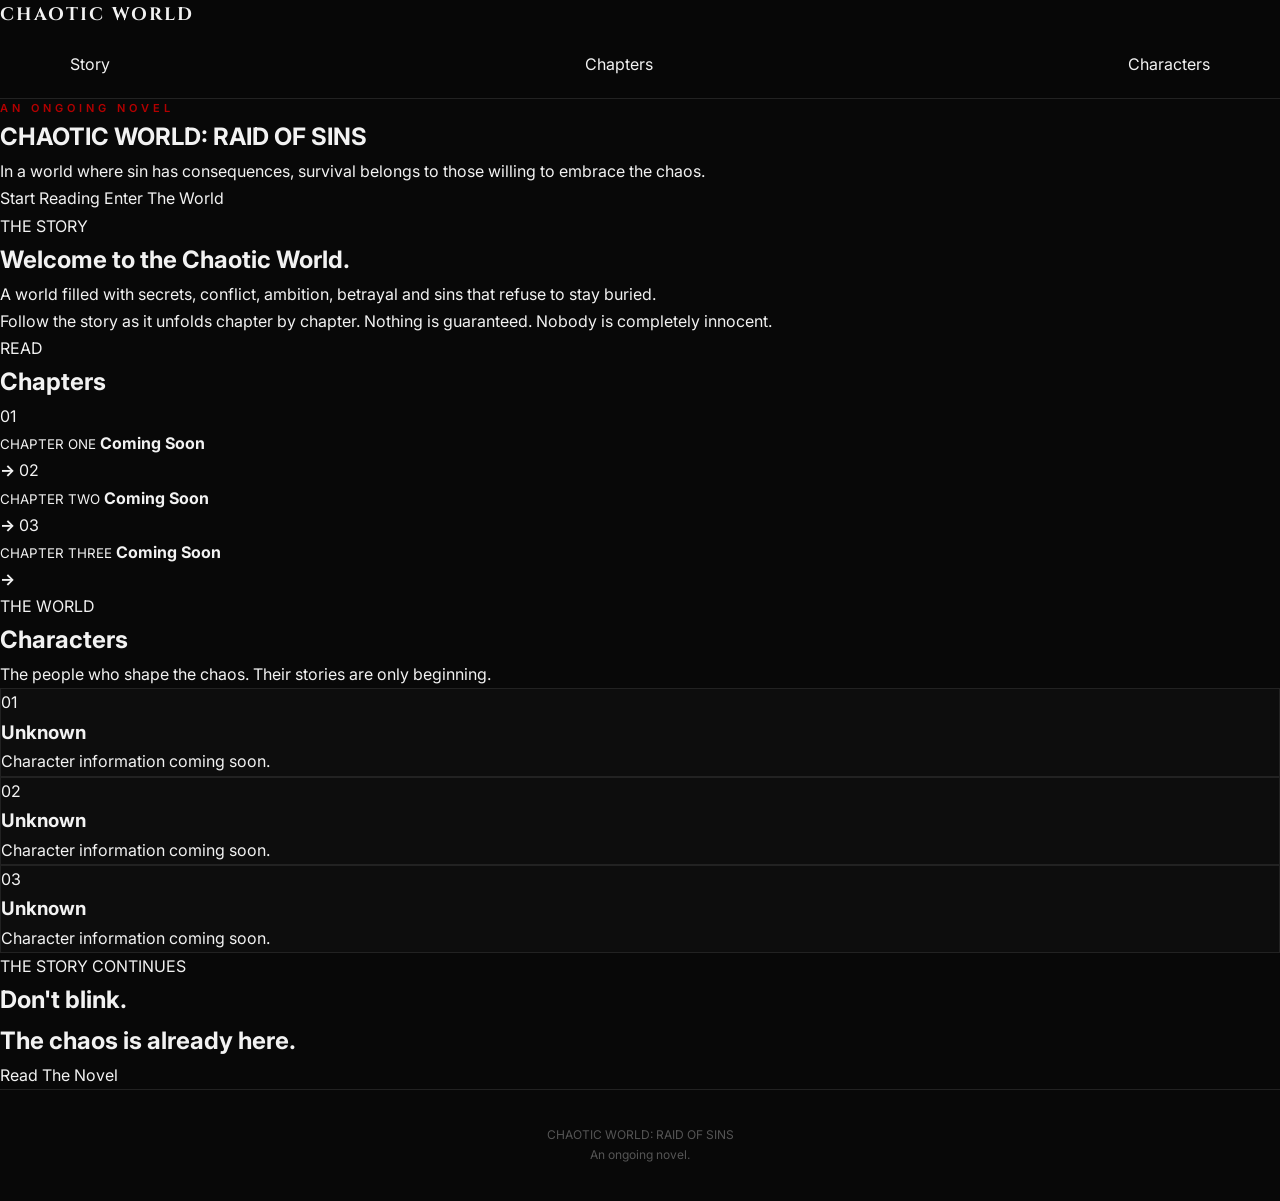
<file: Index.html>
<!DOCTYPE html>
<html lang="en">
<head>
    <meta charset="UTF-8">
    <meta name="viewport" content="width=device-width, initial-scale=1.0">

    <title>Chaotic World: Raid Of Sins</title>

    <meta name="description"
          content="Enter the chaotic world of Raid Of Sins. Read the ongoing novel and discover its characters, secrets and world.">

    <link rel="stylesheet" href="style.css">
</head>

<body>

    <header class="navbar">
        <div class="logo">CHAOTIC WORLD</div>

        <nav>
            <a href="#story">Story</a>
            <a href="#chapters">Chapters</a>
            <a href="#characters">Characters</a>
        </nav>
    </header>


    <main>

        <!-- HERO -->

        <section class="hero">

            <div class="hero-content">

                <p class="eyebrow">
                    AN ONGOING NOVEL
                </p>

                <h1>
                    CHAOTIC WORLD:
                    <span>RAID OF SINS</span>
                </h1>

                <p class="intro">
                    In a world where sin has consequences,
                    survival belongs to those willing to embrace the chaos.
                </p>

                <div class="buttons">
                    <a href="#chapters" class="button primary">
                        Start Reading
                    </a>

                    <a href="#story" class="button secondary">
                        Enter The World
                    </a>
                </div>

            </div>

        </section>


        <!-- STORY -->

        <section id="story" class="section">

            <p class="label">THE STORY</p>

            <h2>Welcome to the Chaotic World.</h2>

            <p class="text">
                A world filled with secrets, conflict, ambition,
                betrayal and sins that refuse to stay buried.
            </p>

            <p class="text">
                Follow the story as it unfolds chapter by chapter.
                Nothing is guaranteed. Nobody is completely innocent.
            </p>

        </section>


        <!-- CHAPTERS -->

        <section id="chapters" class="section chapters">

            <p class="label">READ</p>

            <h2>Chapters</h2>

            <div class="chapter-list">

                <a href="#" class="chapter">
                    <span>01</span>
                    <div>
                        <small>CHAPTER ONE</small>
                        <strong>Coming Soon</strong>
                    </div>
                    <b>→</b>
                </a>

                <a href="#" class="chapter">
                    <span>02</span>
                    <div>
                        <small>CHAPTER TWO</small>
                        <strong>Coming Soon</strong>
                    </div>
                    <b>→</b>
                </a>

                <a href="#" class="chapter">
                    <span>03</span>
                    <div>
                        <small>CHAPTER THREE</small>
                        <strong>Coming Soon</strong>
                    </div>
                    <b>→</b>
                </a>

            </div>

        </section>


        <!-- CHARACTERS -->

        <section id="characters" class="section">

            <p class="label">THE WORLD</p>

            <h2>Characters</h2>

            <p class="text">
                The people who shape the chaos.
                Their stories are only beginning.
            </p>

            <div class="character-grid">

                <div class="character-card">
                    <div class="character-number">01</div>
                    <h3>Unknown</h3>
                    <p>Character information coming soon.</p>
                </div>

                <div class="character-card">
                    <div class="character-number">02</div>
                    <h3>Unknown</h3>
                    <p>Character information coming soon.</p>
                </div>

                <div class="character-card">
                    <div class="character-number">03</div>
                    <h3>Unknown</h3>
                    <p>Character information coming soon.</p>
                </div>

            </div>

        </section>


        <!-- CTA -->

        <section class="final">

            <p class="label">THE STORY CONTINUES</p>

            <h2>
                Don't blink.
                <br>
                The chaos is already here.
            </h2>

            <a href="#chapters" class="button primary">
                Read The Novel
            </a>

        </section>

    </main>


    <footer>

        <div>CHAOTIC WORLD: RAID OF SINS</div>

        <p>
            An ongoing novel.
        </p>

    </footer>

</body>
  </html>
</file>
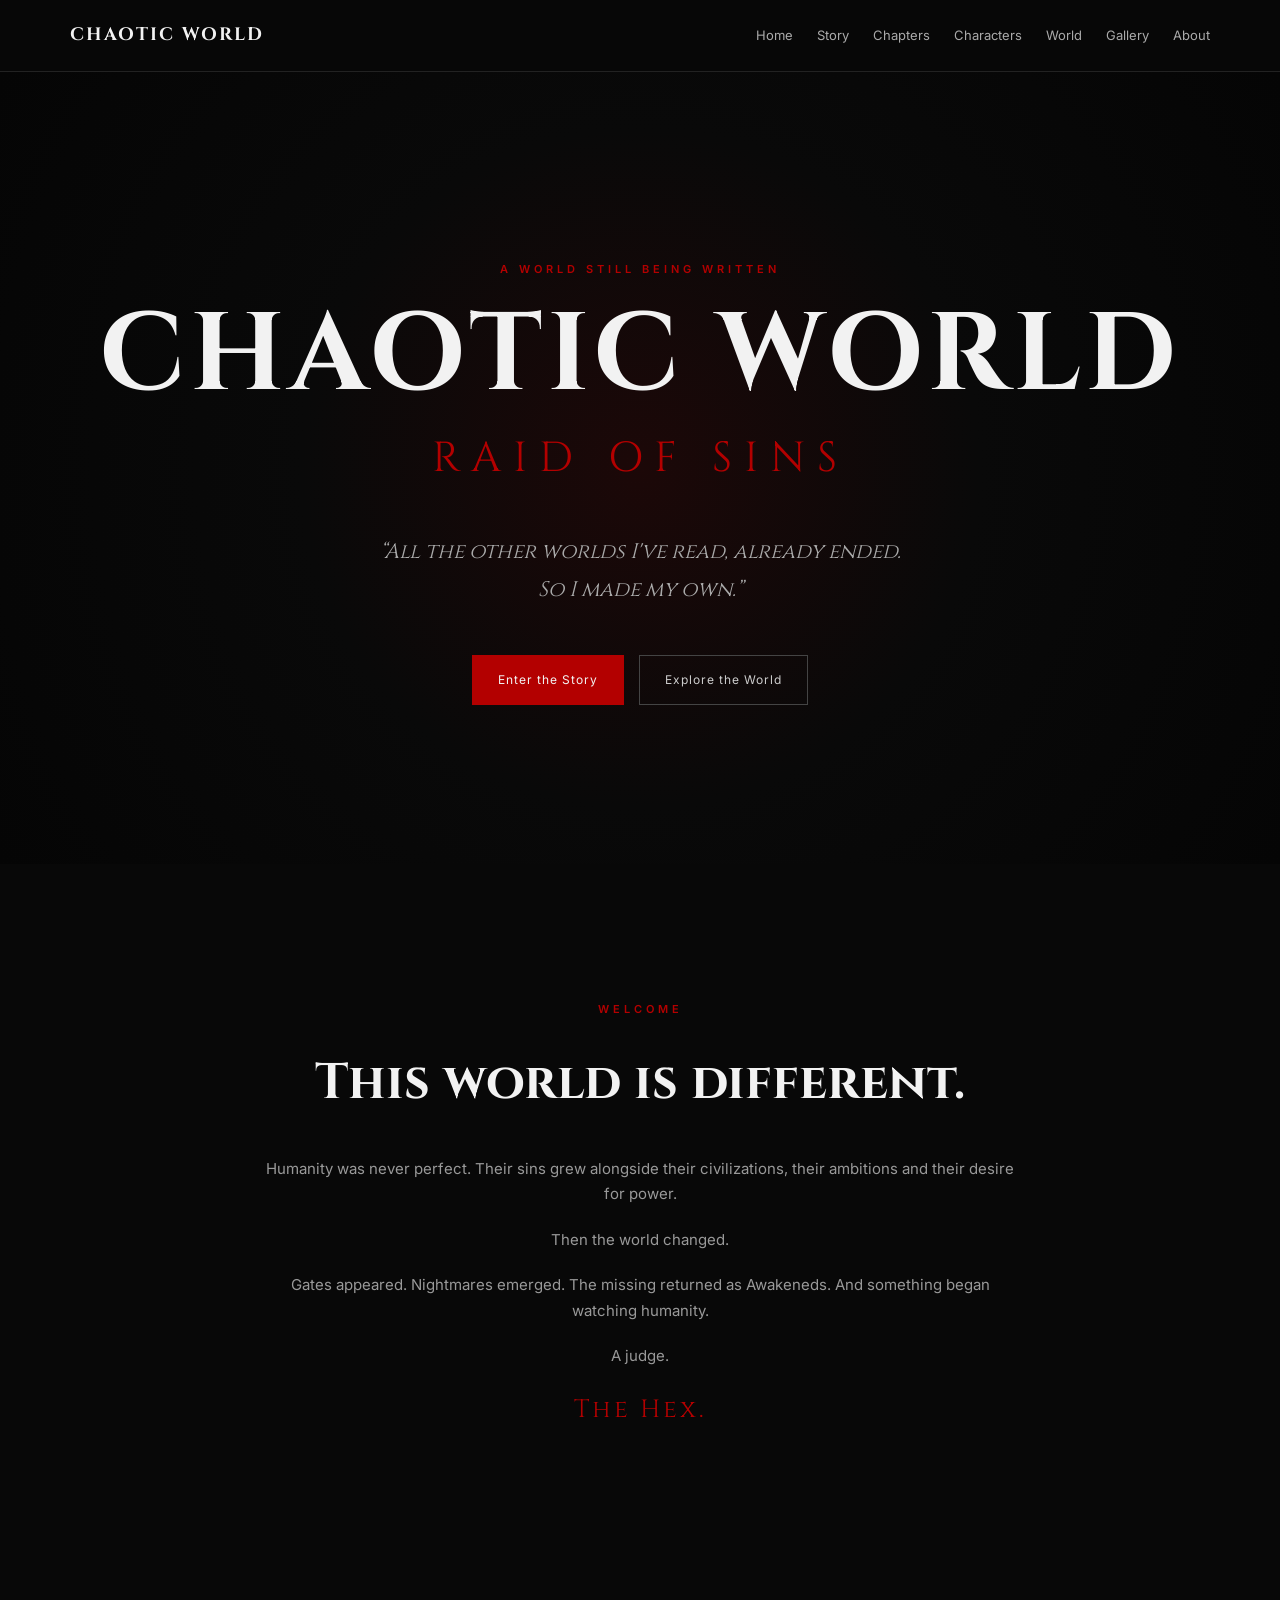
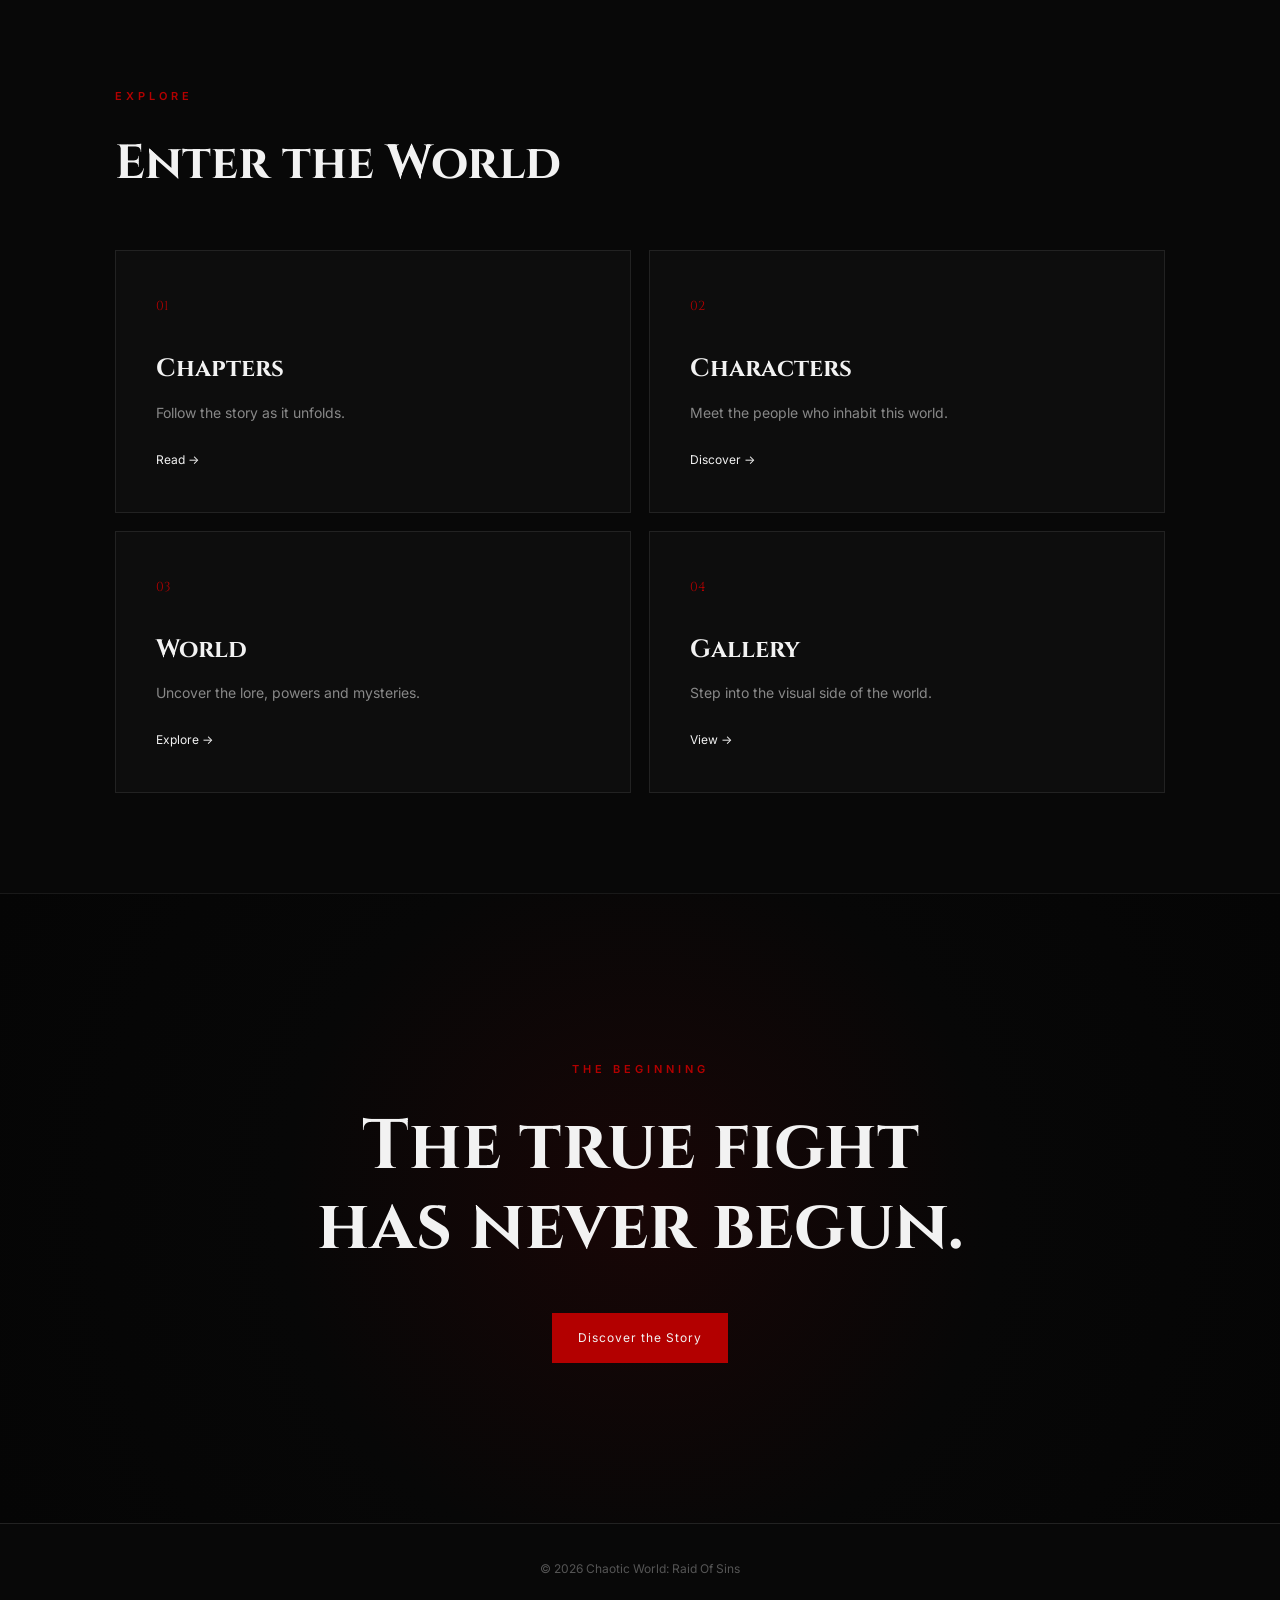
<file: index.html>
<!DOCTYPE html>
<html lang="en">
<head>
    <meta charset="UTF-8">
    <meta name="viewport" content="width=device-width, initial-scale=1.0">

    <title>Chaotic World: Raid Of Sins</title>

    <meta name="description" content="All the other worlds I've read, already ended. So I made my own. Enter Chaotic World: Raid Of Sins — a world of sin, judgment, chaos, survival and the unknown.">

    <link rel="stylesheet" href="style.css">
</head>

<body>

    <header>
        <nav>

            <a href="index.html" class="logo">
                CHAOTIC WORLD
            </a>

            <div class="nav-links">
                <a href="index.html">Home</a>
                <a href="story.html">Story</a>
                <a href="chapters.html">Chapters</a>
                <a href="characters.html">Characters</a>
                <a href="world.html">World</a>
                <a href="gallery.html">Gallery</a>
                <a href="about.html">About</a>
            </div>

        </nav>
    </header>


    <main>

        <!-- HERO -->

        <section class="home-hero">

            <span class="eyebrow">
                A WORLD STILL BEING WRITTEN
            </span>

            <h1>
                CHAOTIC WORLD
            </h1>

            <h2>
                RAID OF SINS
            </h2>

            <p class="hero-quote">
                “All the other worlds I've read, already ended.<br>
                So I made my own.”
            </p>

            <div class="hero-buttons">

                <a href="chapters.html" class="primary-button">
                    Enter the Story
                </a>

                <a href="world.html" class="secondary-button">
                    Explore the World
                </a>

            </div>

        </section>


        <!-- INTRODUCTION -->

        <section class="home-intro">

            <span class="eyebrow">
                WELCOME
            </span>

            <h2>
                This world is different.
            </h2>

            <p>
                Humanity was never perfect.
                Their sins grew alongside their civilizations,
                their ambitions and their desire for power.
            </p>

            <p>
                Then the world changed.
            </p>

            <p>
                Gates appeared.
                Nightmares emerged.
                The missing returned as Awakeneds.
                And something began watching humanity.
            </p>

            <p>
                A judge.
            </p>

            <p class="red-text">
                The Hex.
            </p>

        </section>


        <!-- EXPLORE -->

        <section class="home-explore">

            <div class="section-heading">

                <span class="eyebrow">
                    EXPLORE
                </span>

                <h2>
                    Enter the World
                </h2>

            </div>


            <div class="explore-grid">

                <a href="chapters.html" class="explore-card">

                    <span>01</span>

                    <h3>
                        Chapters
                    </h3>

                    <p>
                        Follow the story as it unfolds.
                    </p>

                    <strong>
                        Read →
                    </strong>

                </a>


                <a href="characters.html" class="explore-card">

                    <span>02</span>

                    <h3>
                        Characters
                    </h3>

                    <p>
                        Meet the people who inhabit this world.
                    </p>

                    <strong>
                        Discover →
                    </strong>

                </a>


                <a href="world.html" class="explore-card">

                    <span>03</span>

                    <h3>
                        World
                    </h3>

                    <p>
                        Uncover the lore, powers and mysteries.
                    </p>

                    <strong>
                        Explore →
                    </strong>

                </a>


                <a href="gallery.html" class="explore-card">

                    <span>04</span>

                    <h3>
                        Gallery
                    </h3>

                    <p>
                        Step into the visual side of the world.
                    </p>

                    <strong>
                        View →
                    </strong>

                </a>

            </div>

        </section>


        <!-- FINAL STATEMENT -->

        <section class="home-final">

            <span class="eyebrow">
                THE BEGINNING
            </span>

            <h2>
                The true fight<br>
                has never begun.
            </h2>

            <a href="story.html" class="primary-button">
                Discover the Story
            </a>

        </section>

    </main>


    <footer>

        <p>
            © 2026 Chaotic World: Raid Of Sins
        </p>

    </footer>

</body>
</html>
</file>
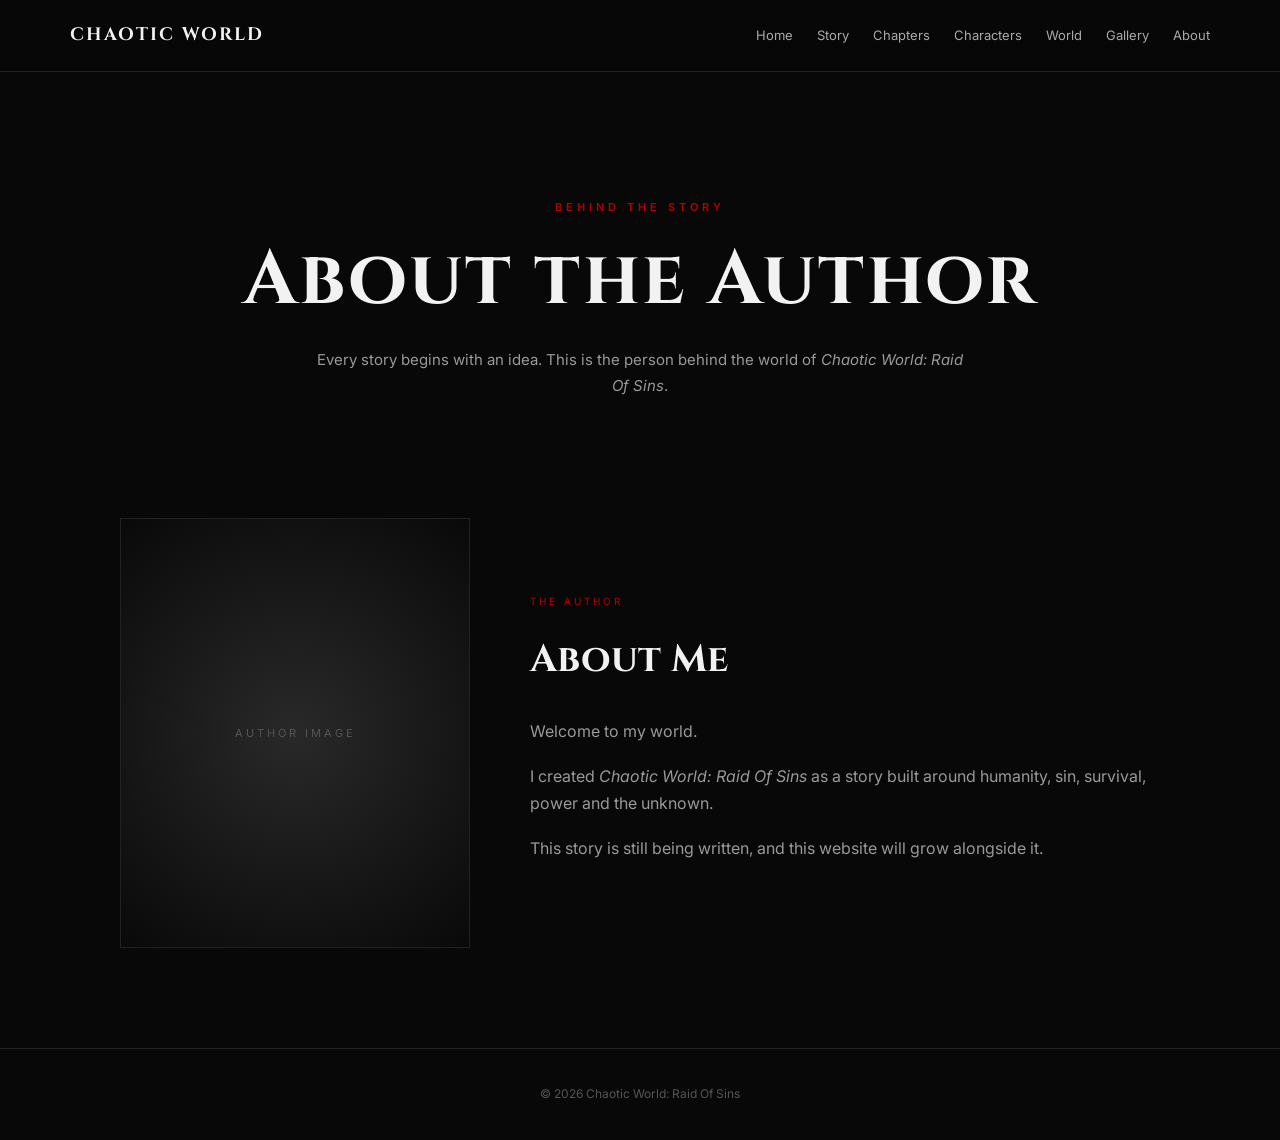
<file: about.html>
<!DOCTYPE html>
<html lang="en">
<head>
    <meta charset="UTF-8">
    <meta name="viewport" content="width=device-width, initial-scale=1.0">

    <title>About the Author | Chaotic World: Raid Of Sins</title>

    <link rel="stylesheet" href="style.css">
</head>

<body>

    <header>
        <nav>
            <a href="index.html" class="logo">CHAOTIC WORLD</a>

            <div class="nav-links">
                <a href="index.html">Home</a>
                <a href="story.html">Story</a>
                <a href="chapters.html">Chapters</a>
                <a href="characters.html">Characters</a>
                <a href="world.html">World</a>
                <a href="gallery.html">Gallery</a>
                <a href="about.html">About</a>
            </div>
        </nav>
    </header>


    <main>

        <section class="page-hero">
            <span class="eyebrow">BEHIND THE STORY</span>

            <h1>About the Author</h1>

            <p>
                Every story begins with an idea.
                This is the person behind the world of
                <em>Chaotic World: Raid Of Sins</em>.
            </p>
        </section>


        <section class="author-section">

            <div class="author-image">
                <span>AUTHOR IMAGE</span>
            </div>

            <div class="author-content">

                <span class="story-label">THE AUTHOR</span>

                <h2>About Me</h2>

                <p>
                    Welcome to my world.
                </p>

                <p>
                    I created <em>Chaotic World: Raid Of Sins</em>
                    as a story built around humanity, sin, survival,
                    power and the unknown.
                </p>

                <p>
                    This story is still being written, and this website
                    will grow alongside it.
                </p>

            </div>

        </section>

    </main>


    <footer>
        <p>© 2026 Chaotic World: Raid Of Sins</p>
    </footer>

</body>
                  </html>
</file>
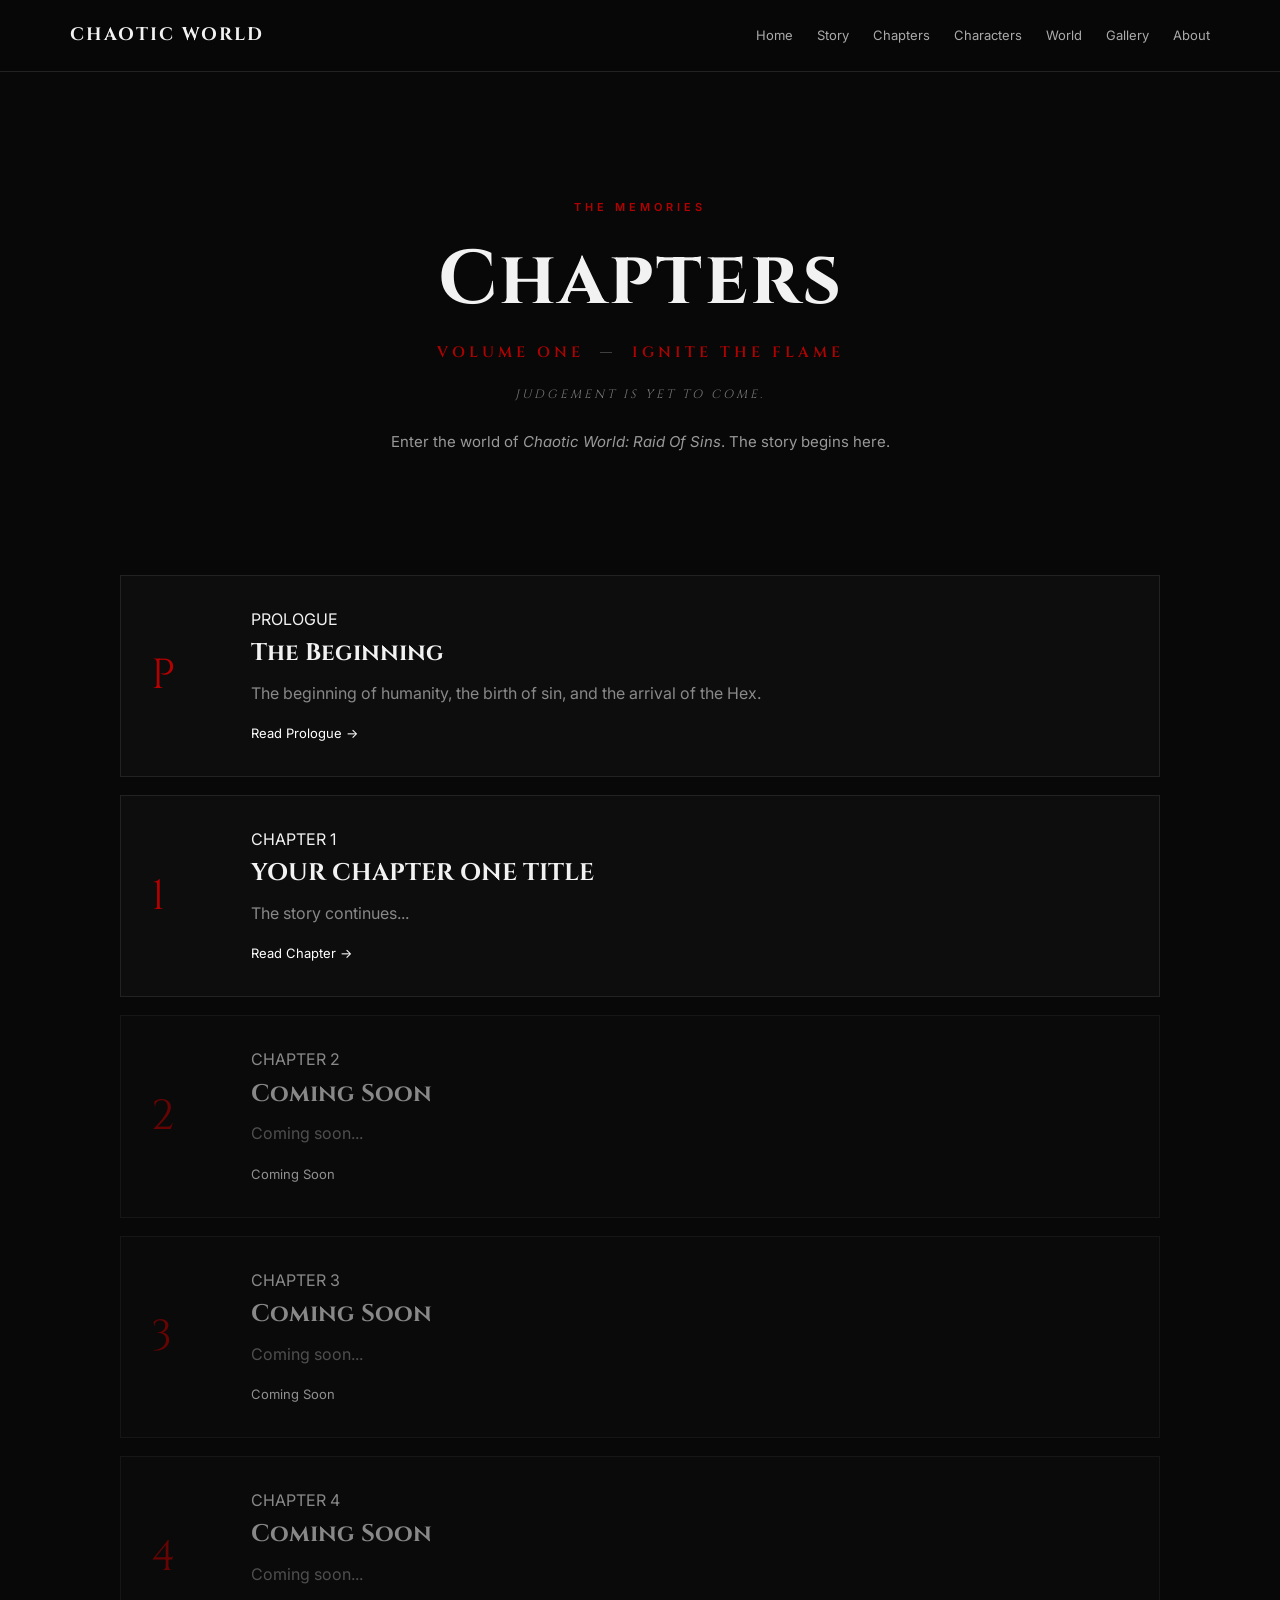
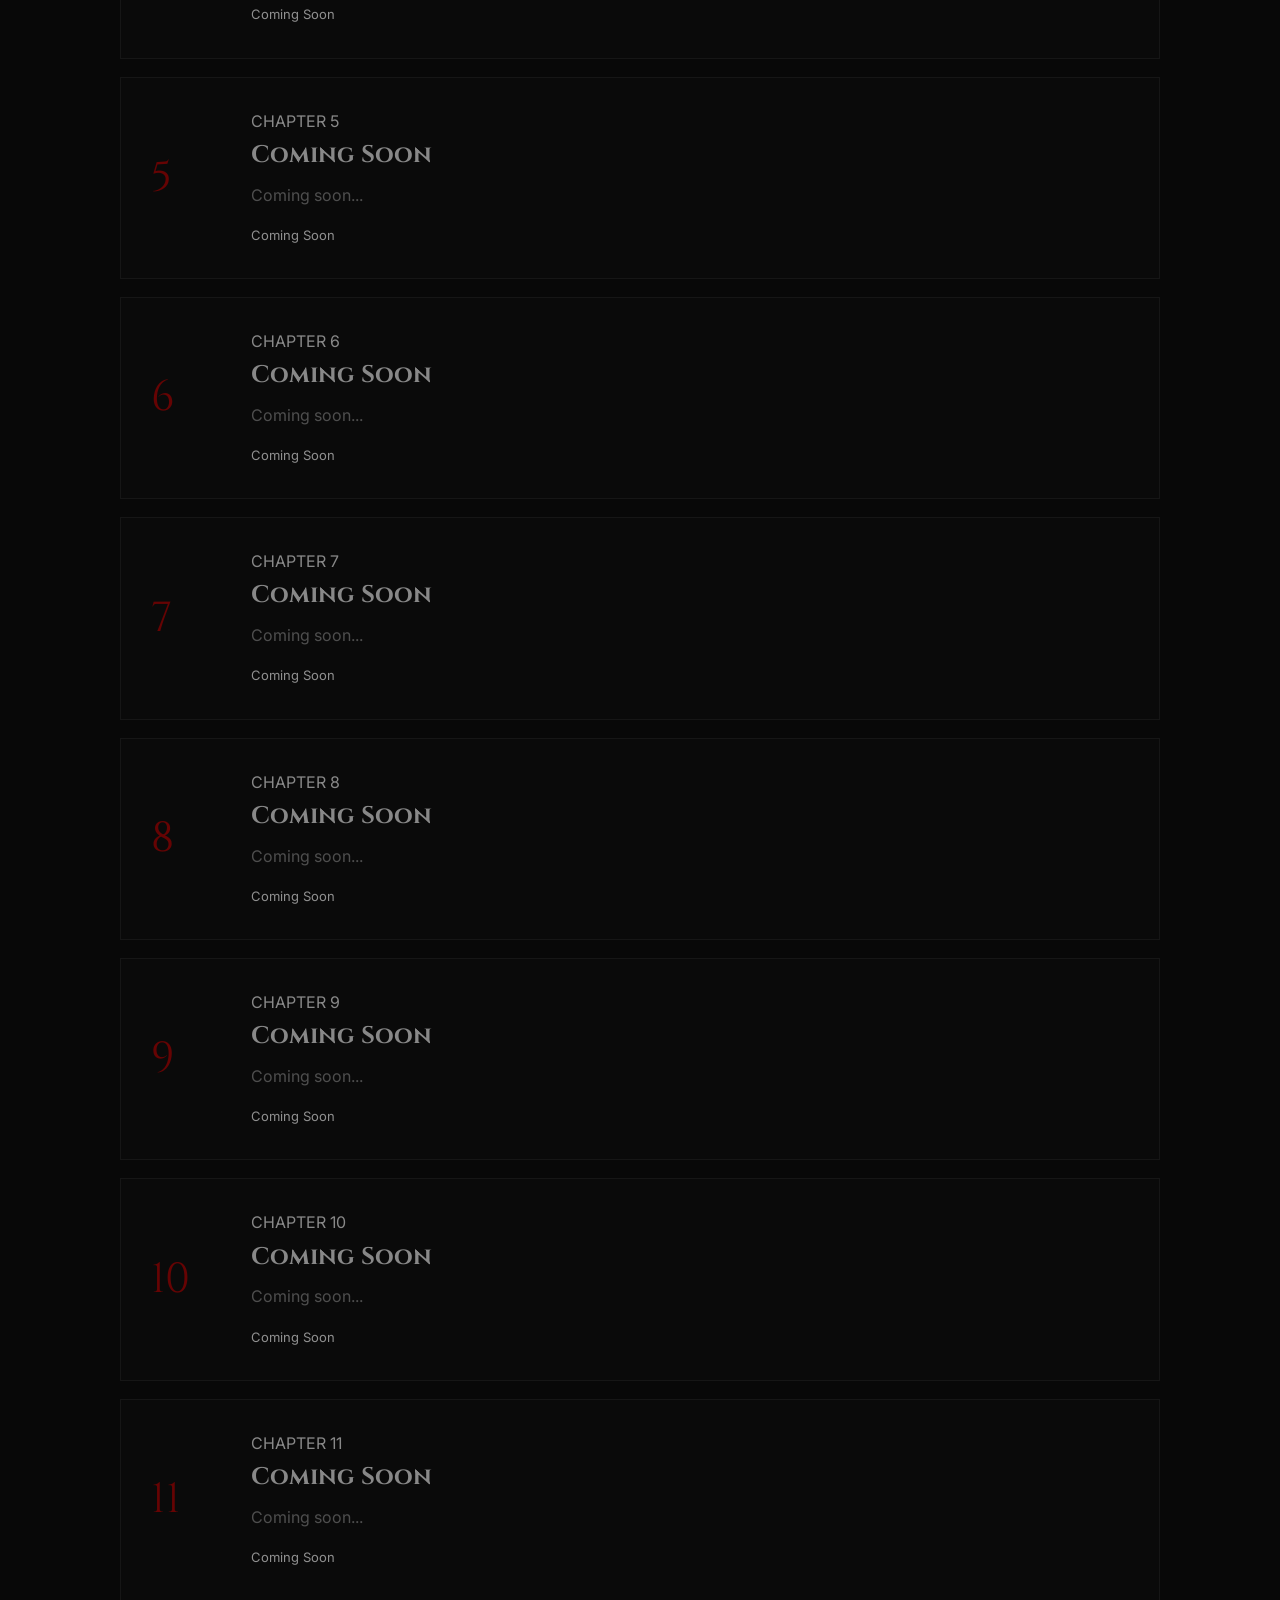
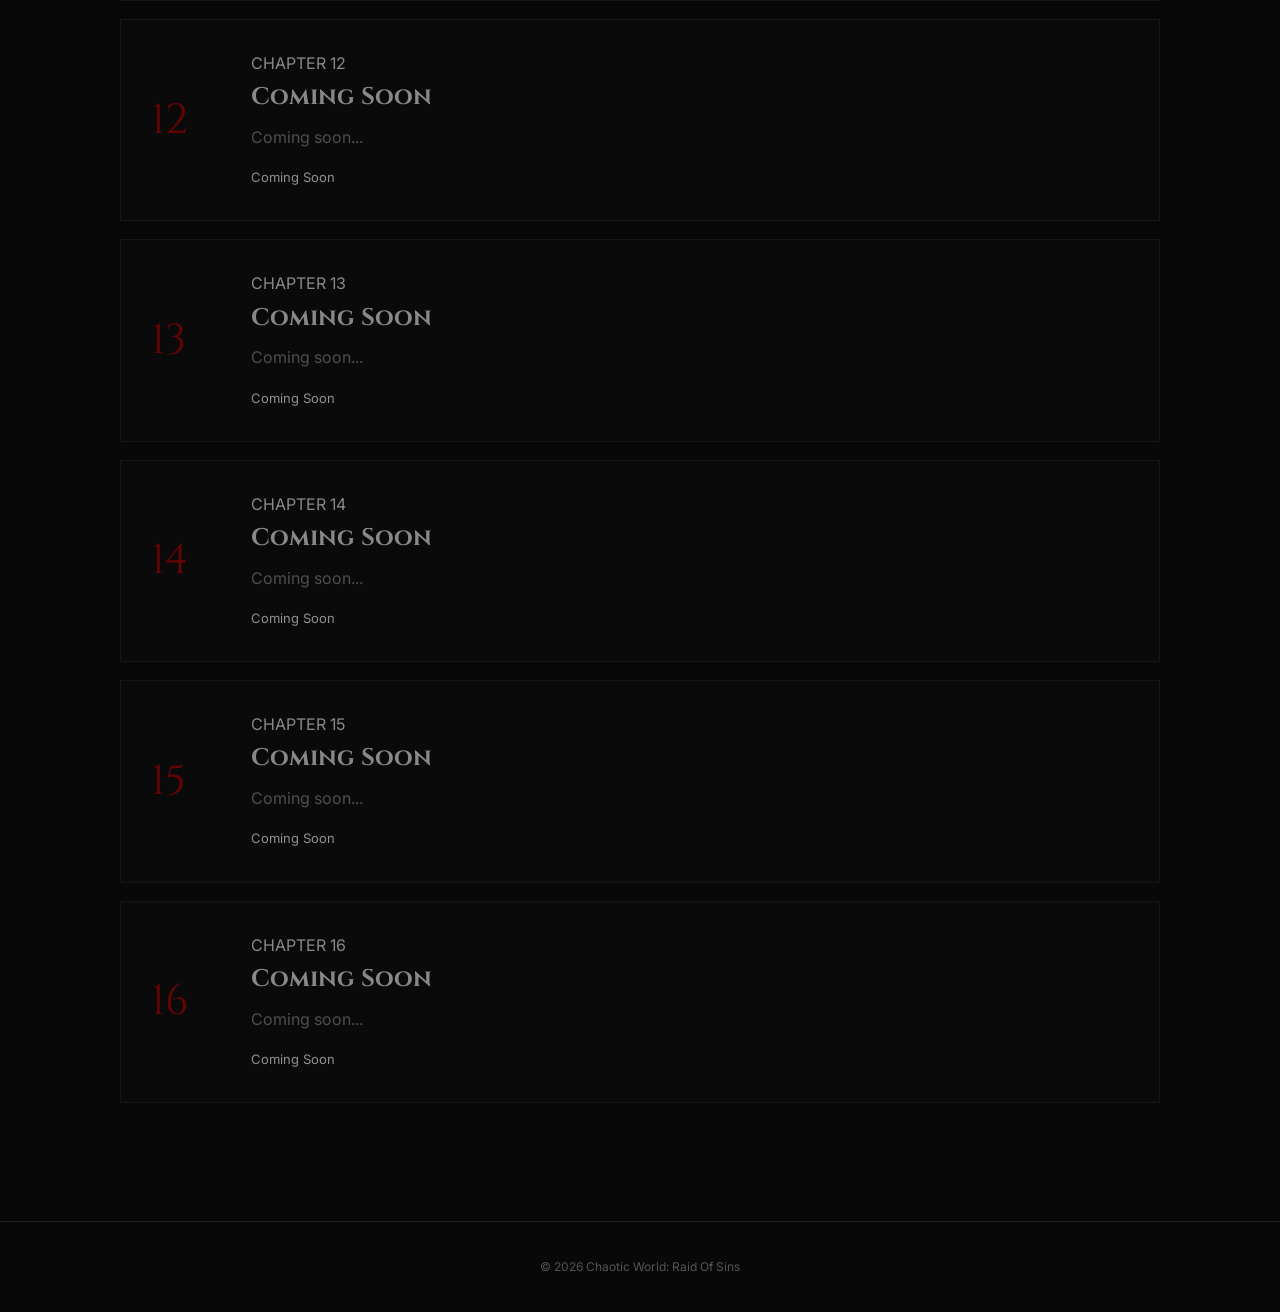
<file: chapters.html>
<!DOCTYPE html>
<html lang="en">

<head>

    <meta charset="UTF-8">

    <meta name="viewport" content="width=device-width, initial-scale=1.0">

    <title>Chapters | Chaotic World: Raid Of Sins</title>

    <meta name="description" content="Read Chaotic World: Raid Of Sins, beginning with the Prologue and continuing through the chapters.">

    <link rel="stylesheet" href="style.css">

</head>


<body>


    <header>

        <nav>

            <a href="index.html" class="logo">
                CHAOTIC WORLD
            </a>


            <div class="nav-links">

                <a href="index.html">Home</a>

                <a href="story.html">Story</a>

                <a href="chapters.html">Chapters</a>

                <a href="characters.html">Characters</a>

                <a href="world.html">World</a>

                <a href="gallery.html">Gallery</a>

                <a href="about.html">About</a>

            </div>

        </nav>

    </header>


    <main>


        <section class="page-hero">

            <span class="eyebrow">
                THE MEMORIES
            </span>


            <h1>
    Chapters
</h1>

<div class="volume-label">
    VOLUME ONE
    <span>—</span>
    IGNITE THE FLAME
</div>

<div class="volume-quote">
    JUDGEMENT IS YET TO COME.
</div>

<p>
    Enter the world of
    <em>Chaotic World: Raid Of Sins</em>.

    The story begins here.
</p>
        </section>



        <section class="chapters-section" id="chapters-list">

            <p>
                Loading chapters...
            </p>

        </section>


    </main>



    <footer>

        <p>
            © 2026 Chaotic World: Raid Of Sins
        </p>

    </footer>



    <script>

        fetch("data/chapters.json?v=2")

            .then(response => response.json())

            .then(data => {


                const list =
                    document.getElementById("chapters-list");


                list.innerHTML = "";


                data.chapters.forEach(chapter => {


                    const card =
                        document.createElement("div");


                    card.className =
    chapter.status === "published"
    ? "chapter-card"
    : "chapter-card coming-soon";
                    const number =
                        document.createElement("span");


                    number.className =
                        "chapter-number";


                    number.textContent =
                        chapter.number;



                    const content =
                        document.createElement("div");



                    const status =
                        document.createElement("span");


                    status.className =
                        "chapter-status";


                    status.textContent =
                        chapter.type === "prologue"

                        ? "PROLOGUE"

                        : "CHAPTER " + chapter.number;



                    const title =
                        document.createElement("h2");


                    title.textContent =
                        chapter.title;



                    const description =
                        document.createElement("p");


                    description.textContent =
                        chapter.description ||
                        "The story continues...";



                     const link =
    document.createElement("a");


if (chapter.status === "published") {

    link.href =
        "reader.html?chapter=" +
        encodeURIComponent(chapter.id);

    link.textContent =
        chapter.type === "prologue"
        ? "Read Prologue →"
        : "Read Chapter →";

} else {

    link.href = "#";

    link.textContent = "Coming Soon";

    link.addEventListener("click", function(event) {
        event.preventDefault();
    });

}        


                    content.appendChild(status);

                    content.appendChild(title);

                    content.appendChild(description);

                    content.appendChild(link);



                    card.appendChild(number);

                    card.appendChild(content);



                    list.appendChild(card);

                });

            })


            .catch(error => {


                console.error(error);


                document.getElementById("chapters-list").innerHTML =

                    "<p>Unable to load chapters.</p>";

            });

    </script>


</body>

        </html>
</file>
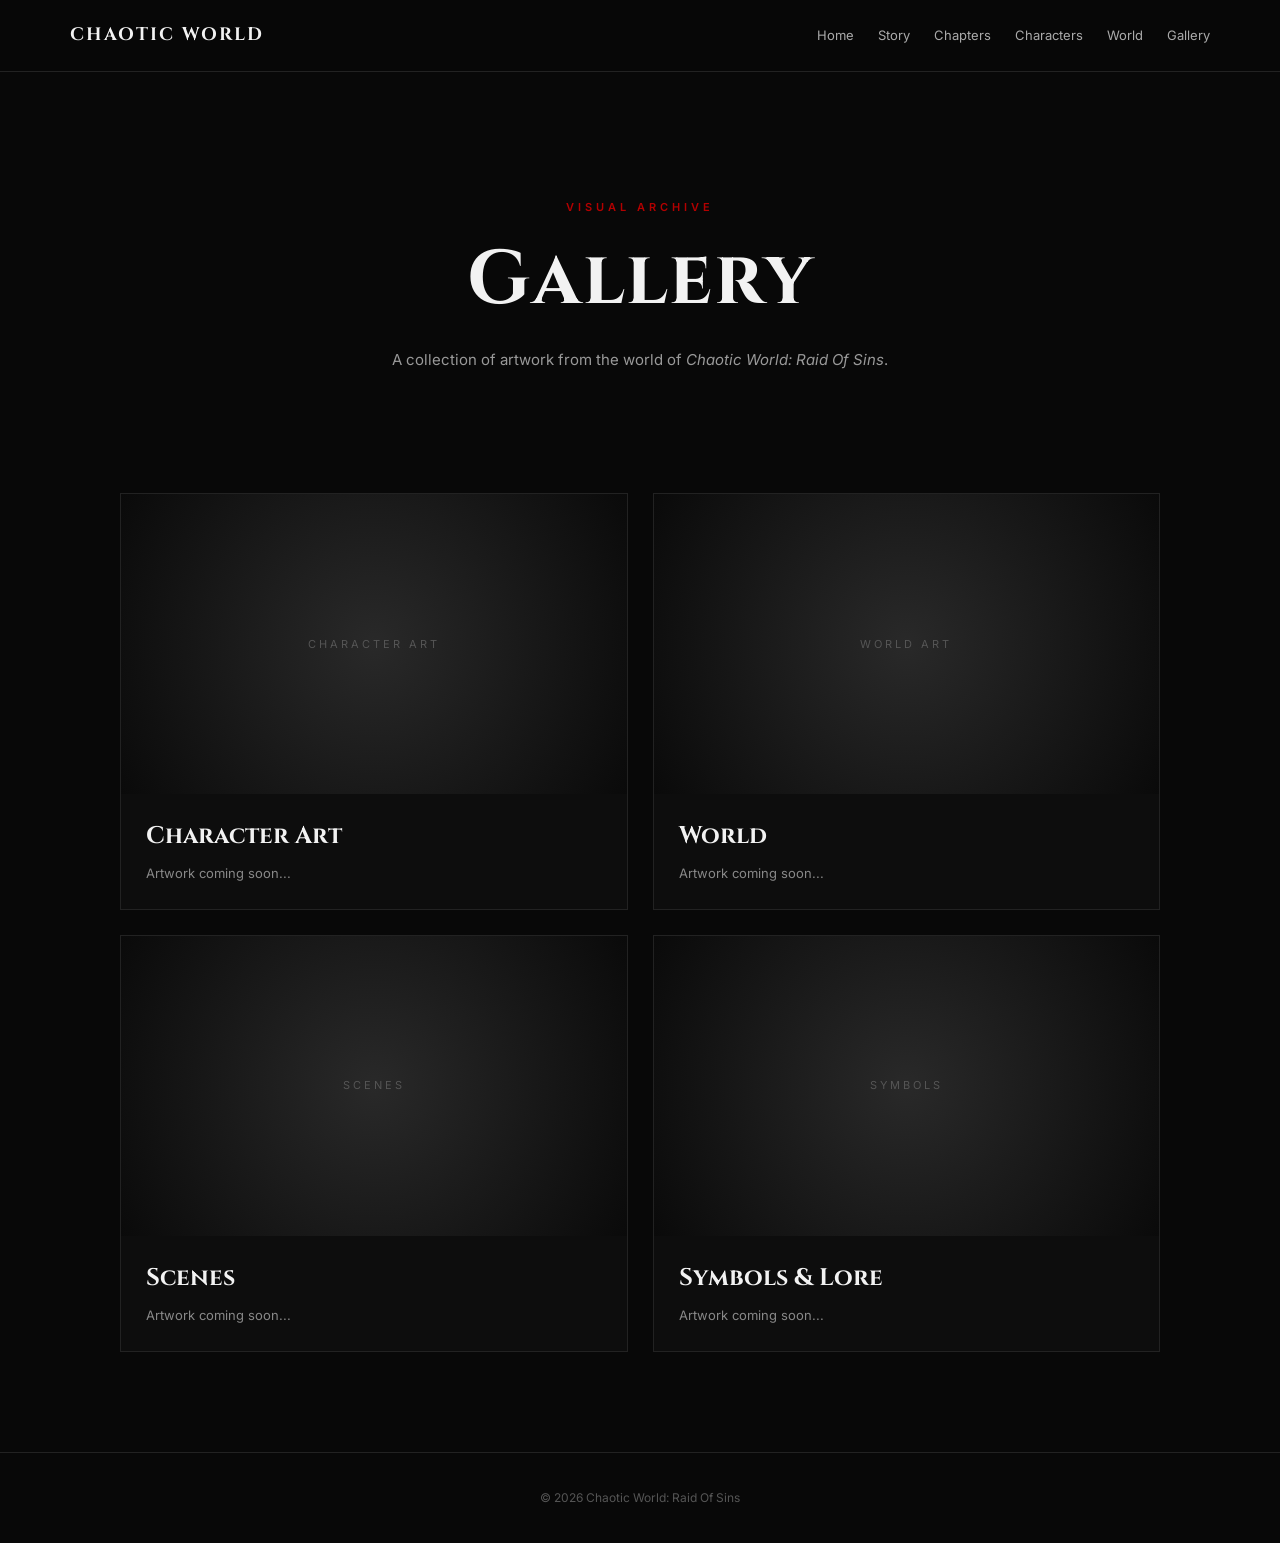
<file: gallery.html>
<!DOCTYPE html>
<html lang="en">
<head>
    <meta charset="UTF-8">
    <meta name="viewport" content="width=device-width, initial-scale=1.0">

    <title>Gallery | Chaotic World: Raid Of Sins</title>

    <link rel="stylesheet" href="style.css">
</head>

<body>

    <header>
        <nav>
            <a href="index.html" class="logo">CHAOTIC WORLD</a>

            <div class="nav-links">
                <a href="index.html">Home</a>
                <a href="story.html">Story</a>
                <a href="chapters.html">Chapters</a>
                <a href="characters.html">Characters</a>
                <a href="world.html">World</a>
                <a href="gallery.html">Gallery</a>
            </div>
        </nav>
    </header>


    <main>

        <section class="page-hero">
            <span class="eyebrow">VISUAL ARCHIVE</span>

            <h1>Gallery</h1>

            <p>
                A collection of artwork from the world of
                <em>Chaotic World: Raid Of Sins</em>.
            </p>
        </section>


        <section class="gallery-section">

            <div class="gallery-item">
                <div class="gallery-placeholder">
                    <span>CHARACTER ART</span>
                </div>

                <h2>Character Art</h2>
                <p>Artwork coming soon...</p>
            </div>


            <div class="gallery-item">
                <div class="gallery-placeholder">
                    <span>WORLD ART</span>
                </div>

                <h2>World</h2>
                <p>Artwork coming soon...</p>
            </div>


            <div class="gallery-item">
                <div class="gallery-placeholder">
                    <span>SCENES</span>
                </div>

                <h2>Scenes</h2>
                <p>Artwork coming soon...</p>
            </div>


            <div class="gallery-item">
                <div class="gallery-placeholder">
                    <span>SYMBOLS</span>
                </div>

                <h2>Symbols & Lore</h2>
                <p>Artwork coming soon...</p>
            </div>

        </section>

    </main>


    <footer>
        <p>© 2026 Chaotic World: Raid Of Sins</p>
    </footer>

</body>
  </html>
</file>
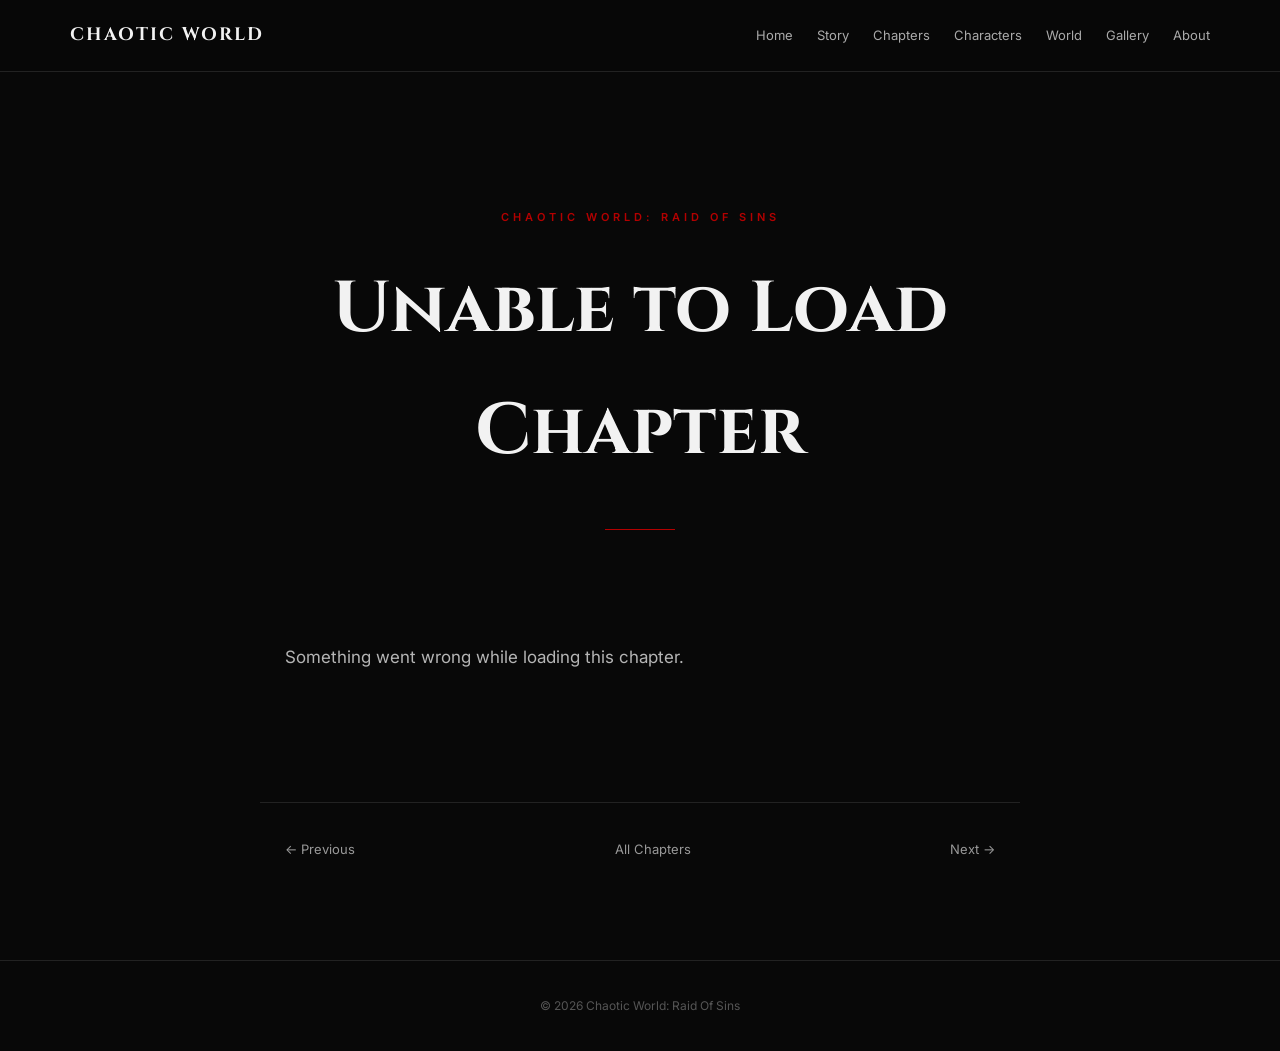
<file: reader.html>
<!DOCTYPE html>
<html lang="en">

<head>

    <meta charset="UTF-8">

    <meta name="viewport" content="width=device-width, initial-scale=1.0">

    <title>Chaotic World: Raid Of Sins</title>

    <link rel="stylesheet" href="style.css">

</head>


<body>

    <header>

        <nav>

            <a href="index.html" class="logo">
                CHAOTIC WORLD
            </a>

            <div class="nav-links">

                <a href="index.html">Home</a>
                <a href="story.html">Story</a>
                <a href="chapters.html">Chapters</a>
                <a href="characters.html">Characters</a>
                <a href="world.html">World</a>
                <a href="gallery.html">Gallery</a>
                <a href="about.html">About</a>

            </div>

        </nav>

    </header>


    <main>

        <section class="chapter-header">

            <span class="eyebrow" id="chapter-type">
                CHAOTIC WORLD: RAID OF SINS
            </span>

            <h1 id="chapter-title">
                Loading...
            </h1>

            <div class="chapter-divider"></div>

        </section>


        <article class="chapter-content" id="chapter-content">

            <p>
                Loading chapter...
            </p>

        </article>


        <section class="chapter-navigation">

            <a href="#" id="previous-chapter">
                ← Previous
            </a>

            <a href="chapters.html">
                All Chapters
            </a>

            <a href="#" id="next-chapter">
                Next →
            </a>

        </section>

    </main>


    <footer>

        <p>
            © 2026 Chaotic World: Raid Of Sins
        </p>

    </footer>


    <script>

        const params = new URLSearchParams(window.location.search);

        const chapterId = params.get("chapter");


        fetch("data/chapters.json?v=3")

            .then(response => {

                if (!response.ok) {
                    throw new Error("Unable to load chapter index.");
                }

                return response.json();

            })


            .then(data => {

                const chapter = data.chapters.find(
                    item => item.id === chapterId
                );


                if (!chapter) {

                    document.getElementById("chapter-title").textContent =
                        "Chapter Not Found";

                    document.getElementById("chapter-content").innerHTML =
                        "<p>This chapter does not exist.</p>";

                    return;

                }


                document.getElementById("chapter-title").textContent =
                    chapter.title;


                document.getElementById("chapter-type").textContent =
                    chapter.type.toUpperCase();


                const chapterIndex =
                    data.chapters.findIndex(
                        item => item.id === chapterId
                    );


                const previousChapter =
                    data.chapters[chapterIndex - 1];

                const nextChapter =
                    data.chapters[chapterIndex + 1];


                const previousLink =
                    document.getElementById("previous-chapter");

                const nextLink =
                    document.getElementById("next-chapter");


                if (previousChapter) {

                    previousLink.href =
                        "reader.html?chapter=" +
                        encodeURIComponent(previousChapter.id);

                } else {

                    previousLink.style.visibility = "hidden";

                }


                if (nextChapter) {

                    nextLink.href =
                        "reader.html?chapter=" +
                        encodeURIComponent(nextChapter.id);

                } else {

                    nextLink.style.visibility = "hidden";

                }


                 return fetch("./" + chapter.file + "?v=2");

            })


            .then(response => {

                if (!response.ok) {
                    throw new Error("Unable to load chapter content.");
                }

                return response.json();

            })


            .then(chapterData => {

                const content =
                    document.getElementById("chapter-content");


                content.innerHTML = "";


                chapterData.content.forEach(paragraph => {

                    if (paragraph === "---") {

                        const divider =
                            document.createElement("hr");

                        content.appendChild(divider);

                        return;

                    }


                    const p =
                        document.createElement("p");

                    p.textContent = paragraph;

                    content.appendChild(p);

                });

            })


            .catch(error => {

                console.error(error);

                document.getElementById("chapter-title").textContent =
                    "Unable to Load Chapter";

                document.getElementById("chapter-content").innerHTML =
                    "<p>Something went wrong while loading this chapter.</p>";

            });

    </script>

</body>

</html>
</file>
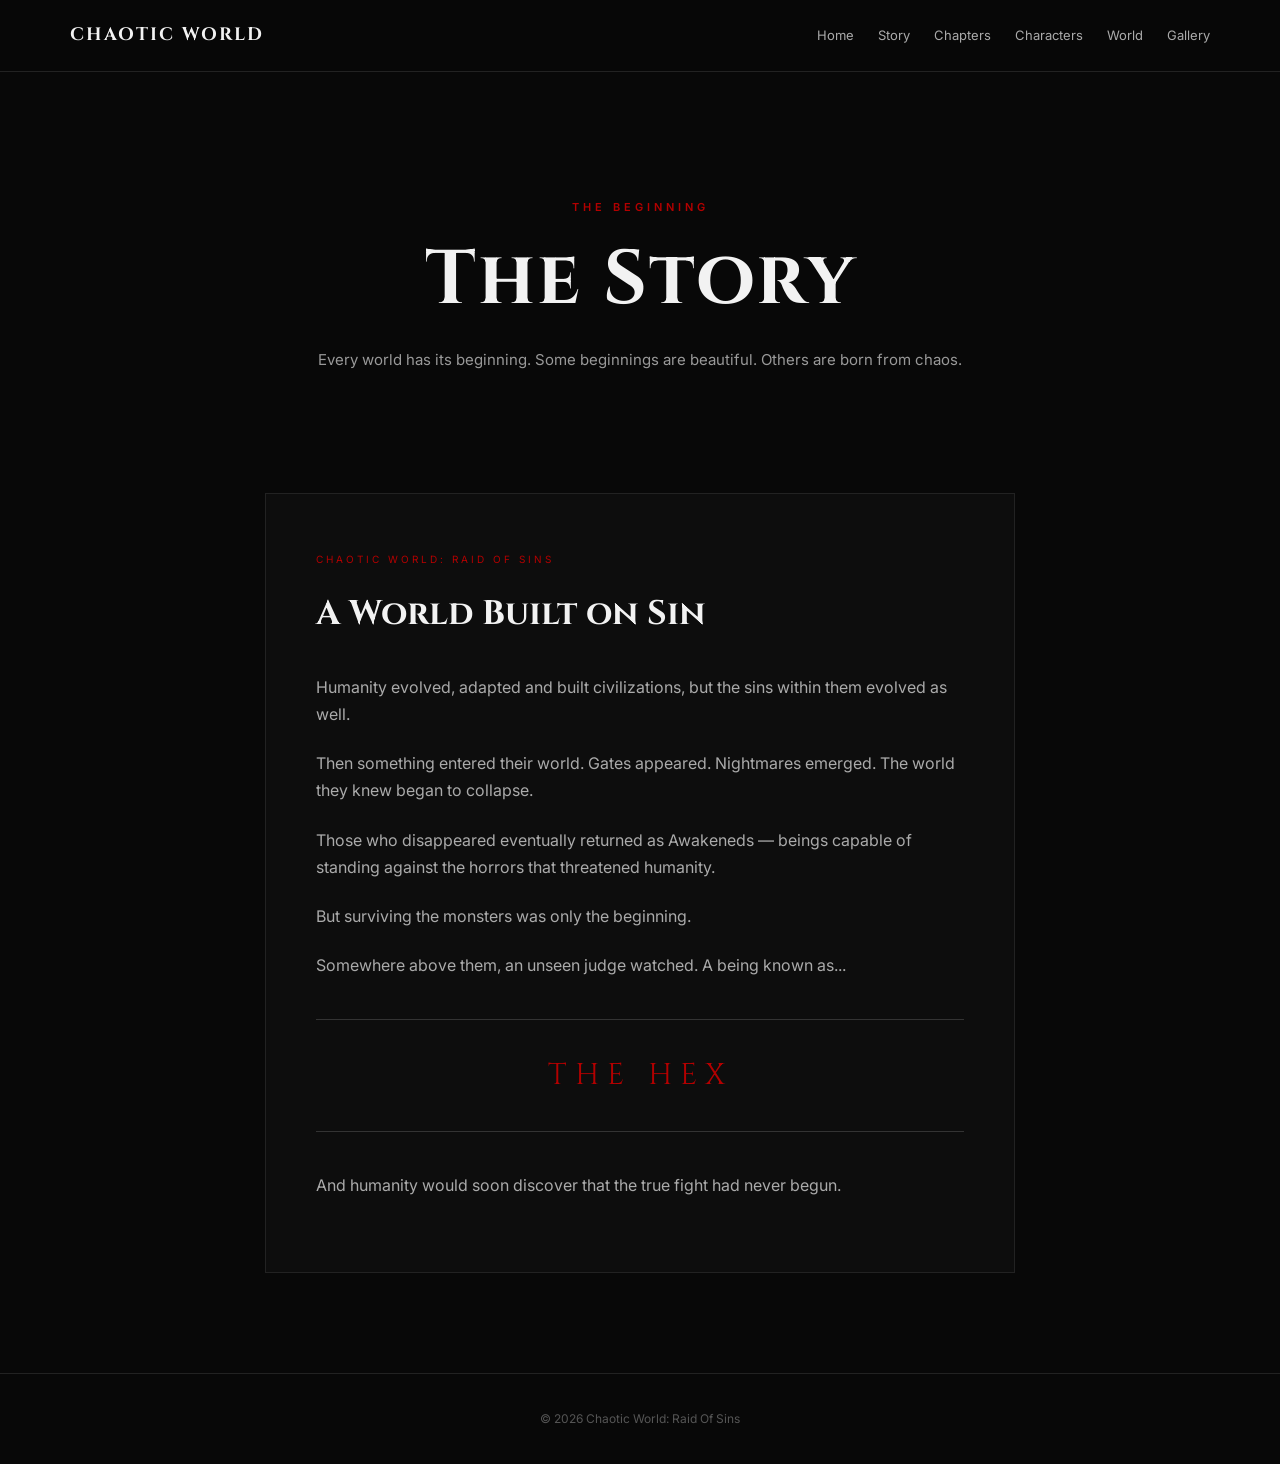
<file: story.html>
<!DOCTYPE html>
<html lang="en">
<head>
    <meta charset="UTF-8">
    <meta name="viewport" content="width=device-width, initial-scale=1.0">

    <title>Story | Chaotic World: Raid Of Sins</title>

    <link rel="stylesheet" href="style.css">
</head>

<body>

    <header>
        <nav>
            <a href="index.html" class="logo">CHAOTIC WORLD</a>

            <div class="nav-links">
                <a href="index.html">Home</a>
                <a href="story.html">Story</a>
                <a href="chapters.html">Chapters</a>
                <a href="characters.html">Characters</a>
                <a href="world.html">World</a>
                <a href="gallery.html">Gallery</a>
            </div>
        </nav>
    </header>


    <main>

        <section class="page-hero">
            <span class="eyebrow">THE BEGINNING</span>

            <h1>The Story</h1>

            <p>
                Every world has its beginning.
                Some beginnings are beautiful.
                Others are born from chaos.
            </p>
        </section>


        <section class="story-section">

            <div class="story-content">

                <span class="story-label">CHAOTIC WORLD: RAID OF SINS</span>

                <h2>A World Built on Sin</h2>

                <p>
                    Humanity evolved, adapted and built civilizations,
                    but the sins within them evolved as well.
                </p>

                <p>
                    Then something entered their world.
                    Gates appeared. Nightmares emerged.
                    The world they knew began to collapse.
                </p>

                <p>
                    Those who disappeared eventually returned as
                    Awakeneds — beings capable of standing against
                    the horrors that threatened humanity.
                </p>

                <p>
                    But surviving the monsters was only the beginning.
                </p>

                <p>
                    Somewhere above them, an unseen judge watched.
                    A being known as...
                </p>

                <div class="story-reveal">
                    THE HEX
                </div>

                <p>
                    And humanity would soon discover that the true
                    fight had never begun.
                </p>

            </div>

        </section>

    </main>


    <footer>
        <p>© 2026 Chaotic World: Raid Of Sins</p>
    </footer>

</body>
              </html>
</file>
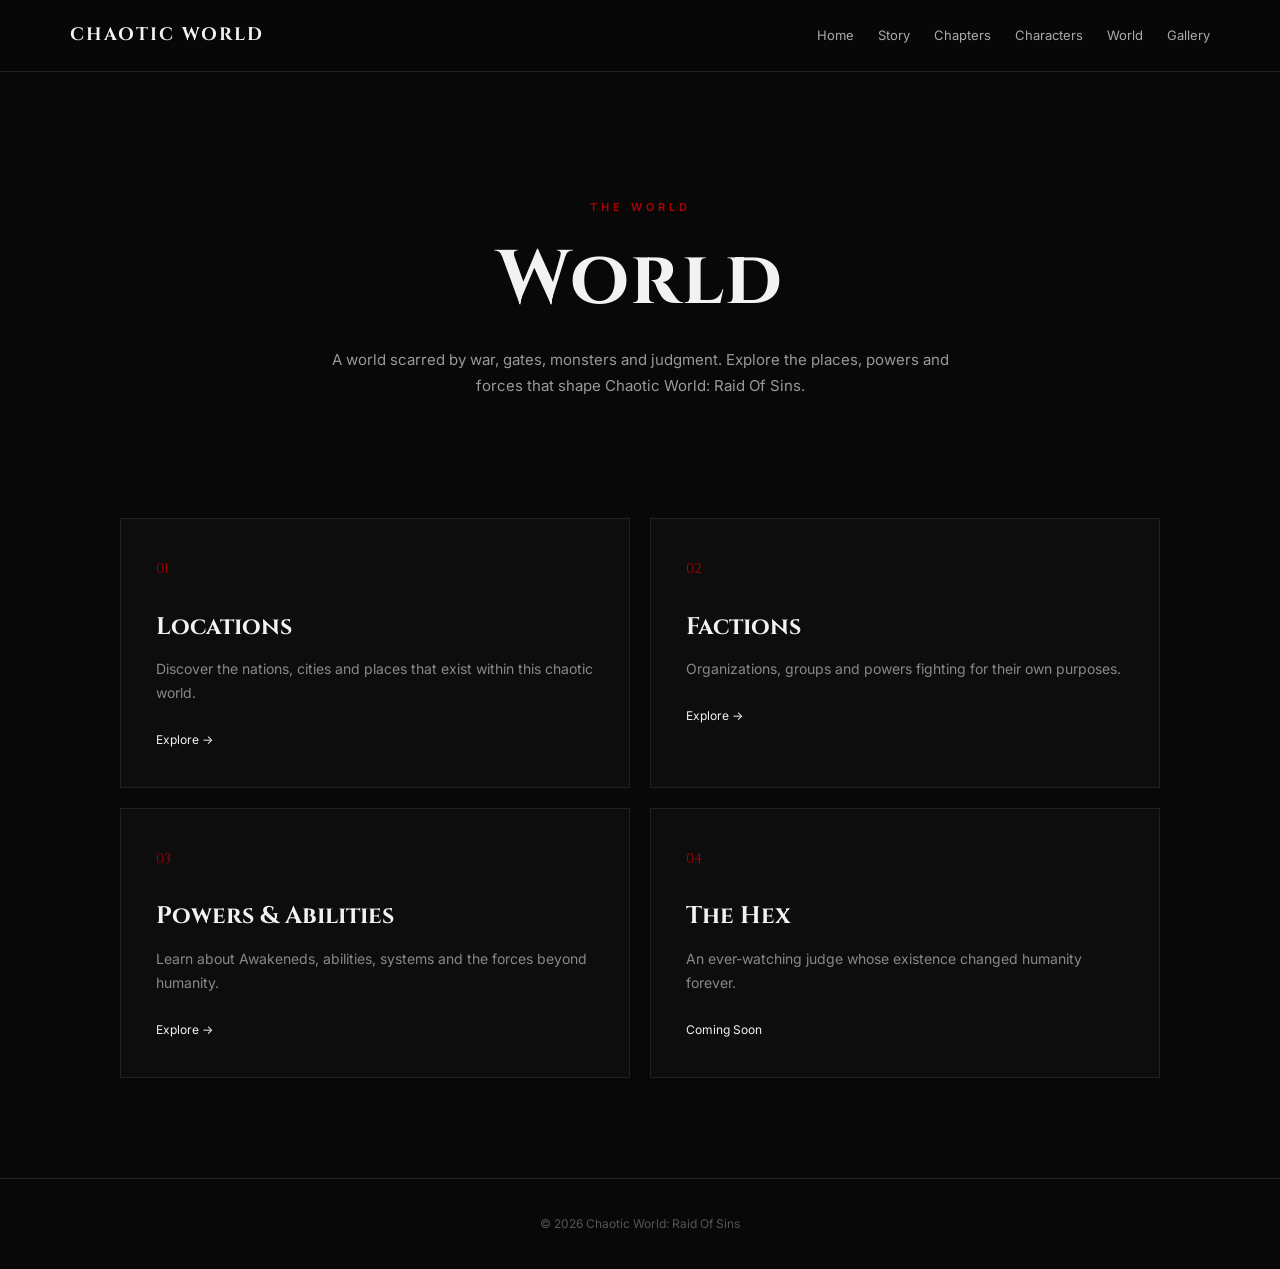
<file: world.html>
<!DOCTYPE html>
<html lang="en">
<head>
    <meta charset="UTF-8">
    <meta name="viewport" content="width=device-width, initial-scale=1.0">

    <title>World | Chaotic World: Raid Of Sins</title>

    <link rel="stylesheet" href="style.css">
</head>

<body>

    <header>
        <nav>
            <a href="index.html" class="logo">CHAOTIC WORLD</a>

            <div class="nav-links">
                <a href="index.html">Home</a>
                <a href="story.html">Story</a>
                <a href="chapters.html">Chapters</a>
                <a href="characters.html">Characters</a>
                <a href="world.html">World</a>
                <a href="gallery.html">Gallery</a>
            </div>
        </nav>
    </header>


    <main>

        <section class="page-hero">
            <span class="eyebrow">THE WORLD</span>

            <h1>World</h1>

            <p>
                A world scarred by war, gates, monsters and judgment.
                Explore the places, powers and forces that shape
                Chaotic World: Raid Of Sins.
            </p>
        </section>


        <section class="world-grid">

            <a href="world/locations.html" class="world-card">
                <span class="world-icon">01</span>

                <h2>Locations</h2>

                <p>
                    Discover the nations, cities and places
                    that exist within this chaotic world.
                </p>

                <span class="world-link">Explore →</span>
            </a>


            <a href="world/factions.html" class="world-card">
                <span class="world-icon">02</span>

                <h2>Factions</h2>

                <p>
                    Organizations, groups and powers
                    fighting for their own purposes.
                </p>

                <span class="world-link">Explore →</span>
            </a>


            <a href="world/powers.html" class="world-card">
                <span class="world-icon">03</span>

                <h2>Powers & Abilities</h2>

                <p>
                    Learn about Awakeneds, abilities,
                    systems and the forces beyond humanity.
                </p>

                <span class="world-link">Explore →</span>
            </a>


            <a href="#" class="world-card">
                <span class="world-icon">04</span>

                <h2>The Hex</h2>

                <p>
                    An ever-watching judge whose existence
                    changed humanity forever.
                </p>

                <span class="world-link">Coming Soon</span>
            </a>

        </section>

    </main>


    <footer>
        <p>© 2026 Chaotic World: Raid Of Sins</p>
    </footer>

</body>
                                                    </html>
</file>
<file: style.css>
@import url('https://fonts.googleapis.com/css2?family=Cinzel:wght@400;500;600;700;800&family=Inter:wght@300;400;500;600&display=swap');

* {
    margin: 0;
    padding: 0;
    box-sizing: border-box;
}

html {
    scroll-behavior: smooth;
}

body {
    background: #080808;
    color: #f2f2f2;
    font-family: 'Inter', sans-serif;
    line-height: 1.7;
}

a {
    color: inherit;
    text-decoration: none;
}

header {
    width: 100%;
    border-bottom: 1px solid #222;
    background: rgba(8, 8, 8, 0.96);
    position: sticky;
    top: 0;
    z-index: 1000;
    backdrop-filter: blur(10px);
}

nav {
    max-width: 1200px;
    margin: auto;
    padding: 20px 30px;
    display: flex;
    align-items: center;
    justify-content: space-between;
    gap: 30px;
}

.logo {
    font-family: 'Cinzel', serif;
    font-size: 18px;
    font-weight: 700;
    letter-spacing: 2px;
    white-space: nowrap;
}

.nav-links {
    display: flex;
    align-items: center;
    gap: 24px;
    flex-wrap: wrap;
}

.nav-links a {
    color: #aaa;
    font-size: 13px;
    transition: 0.3s ease;
}

.nav-links a:hover {
    color: #fff;
}

main {
    min-height: 80vh;
}

.page-hero {
    max-width: 1000px;
    margin: auto;
    padding: 120px 30px 80px;
    text-align: center;
}

.eyebrow {
    color: #b30000;
    font-size: 11px;
    font-weight: 600;
    letter-spacing: 4px;
    text-transform: uppercase;
}

.page-hero h1 {
    margin-top: 20px;
    font-family: 'Cinzel', serif;
    font-size: clamp(42px, 7vw, 76px);
    line-height: 1.1;
    letter-spacing: 2px;
}

.page-hero p {
    max-width: 650px;
    margin: 25px auto 0;
    color: #999;
    font-size: 15px;
}
.volume-label {
    margin-top: 18px;
    font-family: 'Cinzel', serif;
    font-size: 15px;
    font-weight: 600;
    letter-spacing: 4px;
    color: #b30000;
}

.volume-label span {
    color: #555;
    margin: 0 8px;
}

.volume-quote {
    margin-top: 18px;
    color: #777;
    font-family: 'Cinzel', serif;
    font-size: 12px;
    font-style: italic;
    letter-spacing: 3px;
}

.chapters-section,
.characters-section,
.world-grid,
.gallery-section,
.story-section,
.author-section {
    max-width: 1100px;
    margin: auto;
    padding: 40px 30px 100px;
}

/* CHAPTERS */

.chapter-card {
    display: flex;
    align-items: center;
    gap: 30px;
    padding: 30px;
    margin-bottom: 18px;
    border: 1px solid #222;
    background: #0d0d0d;
    transition: 0.3s ease;
}

.chapter-card:hover {
    border-color: #555;
    transform: translateY(-3px);
}

.chapter-number {
    font-family: 'Cinzel', serif;
    font-size: 42px;
    color: #b30000;
    min-width: 70px;
}

.chapter-card h2 {
    font-family: 'Cinzel', serif;
    margin-bottom: 6px;
}

.chapter-card p {
    color: #888;
    margin-bottom: 12px;
}

.chapter-card a {
    color: #fff;
    font-size: 13px;
}

/* CHARACTERS */

.characters-section {
    display: grid;
    grid-template-columns: repeat(3, 1fr);
    gap: 25px;
}

.character-card {
    background: #0d0d0d;
    border: 1px solid #222;
    overflow: hidden;
    transition: 0.3s ease;
}

.character-card:hover {
    transform: translateY(-5px);
    border-color: #555;
}

.character-art {
    height: 350px;
    display: flex;
    align-items: center;
    justify-content: center;
    background:
        radial-gradient(circle at center, #292929 0%, #111 45%, #080808 100%);
    color: #555;
    font-size: 11px;
    letter-spacing: 3px;
}

.character-info {
    padding: 25px;
}

.character-status {
    color: #b30000;
    font-size: 10px;
    letter-spacing: 3px;
}

.character-info h2 {
    font-family: 'Cinzel', serif;
    margin: 10px 0;
}

.character-info p {
    color: #888;
    font-size: 14px;
    margin-bottom: 15px;
}

.character-info a {
    font-size: 13px;
}

/* WORLD */

.world-grid {
    display: grid;
    grid-template-columns: repeat(2, 1fr);
    gap: 20px;
}

.world-card {
    padding: 35px;
    min-height: 250px;
    border: 1px solid #222;
    background: #0d0d0d;
    transition: 0.3s ease;
}

.world-card:hover {
    transform: translateY(-5px);
    border-color: #555;
}

.world-icon {
    color: #b30000;
    font-family: 'Cinzel', serif;
    font-size: 14px;
}

.world-card h2 {
    font-family: 'Cinzel', serif;
    margin: 25px 0 10px;
}

.world-card p {
    color: #888;
    font-size: 14px;
}

.world-link {
    display: inline-block;
    margin-top: 25px;
    font-size: 12px;
}

/* GALLERY */

.gallery-section {
    display: grid;
    grid-template-columns: repeat(2, 1fr);
    gap: 25px;
}

.gallery-item {
    background: #0d0d0d;
    border: 1px solid #222;
    padding-bottom: 25px;
}

.gallery-placeholder {
    height: 300px;
    display: flex;
    align-items: center;
    justify-content: center;
    background:
        radial-gradient(circle, #292929, #0a0a0a);
    color: #555;
    letter-spacing: 3px;
    font-size: 11px;
}

.gallery-item h2,
.gallery-item p {
    margin-left: 25px;
    margin-right: 25px;
}

.gallery-item h2 {
    font-family: 'Cinzel', serif;
    margin-top: 22px;
}

.gallery-item p {
    color: #888;
    font-size: 13px;
    margin-top: 5px;
}

/* STORY */

.story-content {
    max-width: 750px;
    margin: auto;
    padding: 50px;
    background: #0d0d0d;
    border: 1px solid #222;
}

.story-label {
    color: #b30000;
    font-size: 10px;
    letter-spacing: 3px;
}

.story-content h2 {
    font-family: 'Cinzel', serif;
    font-size: 34px;
    margin: 15px 0 30px;
}

.story-content p {
    color: #aaa;
    margin-bottom: 22px;
}

.story-reveal {
    margin: 40px 0;
    padding: 30px;
    border-top: 1px solid #333;
    border-bottom: 1px solid #333;
    text-align: center;
    font-family: 'Cinzel', serif;
    font-size: 30px;
    letter-spacing: 8px;
    color: #b30000;
}

/* AUTHOR */

.author-section {
    display: grid;
    grid-template-columns: 350px 1fr;
    gap: 60px;
    align-items: center;
}

.author-image {
    height: 430px;
    display: flex;
    align-items: center;
    justify-content: center;
    background:
        radial-gradient(circle, #292929, #090909);
    border: 1px solid #222;
    color: #555;
    font-size: 11px;
    letter-spacing: 3px;
}

.author-content h2 {
    font-family: 'Cinzel', serif;
    font-size: 38px;
    margin: 15px 0 25px;
}

.author-content p {
    color: #999;
    margin-bottom: 18px;
}

/* FOOTER */

footer {
    border-top: 1px solid #222;
    padding: 35px 20px;
    text-align: center;
    color: #555;
    font-size: 12px;
}

/* MOBILE */

@media (max-width: 800px) {

    nav {
        padding: 16px 20px;
        align-items: flex-start;
        flex-direction: column;
        gap: 15px;
    }

    .nav-links {
        gap: 14px;
    }

    .page-hero {
        padding: 80px 20px 60px;
    }

    .chapters-section,
    .characters-section,
    .world-grid,
    .gallery-section,
    .story-section,
    .author-section {
        padding-left: 20px;
        padding-right: 20px;
    }

    .characters-section,
    .world-grid,
    .gallery-section,
    .author-section {
        grid-template-columns: 1fr;
    }

    .chapter-card {
        align-items: flex-start;
        gap: 18px;
        padding: 22px;
    }

    .chapter-number {
        font-size: 30px;
        min-width: 45px;
    }

    .story-content {
        padding: 30px 22px;
    }

    .author-image {
        height: 350px;
    }
 }
/* =========================================
   HOME PAGE
========================================= */

.home-hero {
    min-height: 88vh;
    padding: 150px 25px 120px;
    display: flex;
    flex-direction: column;
    align-items: center;
    justify-content: center;
    text-align: center;

    background:
        radial-gradient(circle at center, #1c0808 0%, #090909 45%, #050505 100%);
}

.home-hero h1 {
    margin-top: 25px;
    font-family: 'Cinzel', serif;
    font-size: clamp(50px, 10vw, 110px);
    line-height: 0.95;
    letter-spacing: 5px;
}

.home-hero h2 {
    margin-top: 15px;
    font-family: 'Cinzel', serif;
    font-size: clamp(22px, 4vw, 42px);
    font-weight: 400;
    letter-spacing: 12px;
    color: #b30000;
}

.hero-quote {
    margin-top: 40px;
    max-width: 650px;
    color: #aaa;
    font-family: 'Cinzel', serif;
    font-size: clamp(16px, 2vw, 21px);
    line-height: 1.8;
    font-style: italic;
}

.hero-buttons {
    display: flex;
    gap: 15px;
    margin-top: 45px;
    flex-wrap: wrap;
    justify-content: center;
}

.primary-button,
.secondary-button {
    display: inline-block;
    padding: 14px 25px;
    font-size: 12px;
    letter-spacing: 1px;
    transition: 0.3s ease;
}

.primary-button {
    background: #b30000;
    border: 1px solid #b30000;
}

.primary-button:hover {
    background: #8f0000;
    border-color: #8f0000;
}

.secondary-button {
    border: 1px solid #444;
    color: #ccc;
}

.secondary-button:hover {
    border-color: #aaa;
    color: #fff;
}


/* =========================================
   HOME INTRO
========================================= */

.home-intro {
    max-width: 800px;
    margin: auto;
    padding: 130px 25px;
    text-align: center;
}

.home-intro h2 {
    margin: 20px 0 30px;
    font-family: 'Cinzel', serif;
    font-size: clamp(30px, 5vw, 50px);
}

.home-intro p {
    margin-bottom: 20px;
    color: #999;
    font-size: 15px;
}

.red-text {
    color: #b30000 !important;
    font-family: 'Cinzel', serif;
    font-size: 25px !important;
    letter-spacing: 3px;
}


/* =========================================
   EXPLORE SECTION
========================================= */

.home-explore {
    max-width: 1100px;
    margin: auto;
    padding: 100px 25px;
}

.section-heading {
    margin-bottom: 45px;
}

.section-heading h2 {
    margin-top: 15px;
    font-family: 'Cinzel', serif;
    font-size: clamp(30px, 5vw, 48px);
}

.explore-grid {
    display: grid;
    grid-template-columns: repeat(2, 1fr);
    gap: 18px;
}

.explore-card {
    position: relative;
    padding: 40px;
    min-height: 250px;
    background: #0d0d0d;
    border: 1px solid #222;
    transition: 0.3s ease;
}

.explore-card:hover {
    transform: translateY(-5px);
    border-color: #555;
}

.explore-card > span {
    color: #b30000;
    font-family: 'Cinzel', serif;
    font-size: 13px;
}

.explore-card h3 {
    margin-top: 30px;
    font-family: 'Cinzel', serif;
    font-size: 25px;
}

.explore-card p {
    margin-top: 10px;
    color: #888;
    font-size: 14px;
}

.explore-card strong {
    display: inline-block;
    margin-top: 25px;
    font-size: 12px;
    font-weight: 400;
}


/* =========================================
   FINAL HOME SECTION
========================================= */

.home-final {
    padding: 160px 25px;
    text-align: center;
    border-top: 1px solid #191919;
    background:
        radial-gradient(circle at center, #180606 0%, #070707 50%, #050505 100%);
}

.home-final h2 {
    margin: 25px 0 45px;
    font-family: 'Cinzel', serif;
    font-size: clamp(35px, 7vw, 70px);
    line-height: 1.15;
}


/* =========================================
   MOBILE HOME
========================================= */

@media (max-width: 800px) {

    .home-hero {
        min-height: 85vh;
        padding: 110px 20px 90px;
    }

    .home-hero h1 {
        letter-spacing: 2px;
    }

    .home-hero h2 {
        letter-spacing: 6px;
    }

    .hero-buttons {
        flex-direction: column;
        width: 100%;
        max-width: 300px;
    }

    .primary-button,
    .secondary-button {
        width: 100%;
        text-align: center;
    }

    .home-intro {
        padding: 90px 20px;
    }

    .home-explore {
        padding: 80px 20px;
    }

    .explore-grid {
        grid-template-columns: 1fr;
    }

    .explore-card {
        min-height: 220px;
        padding: 30px;
    }

    .home-final {
        padding: 110px 20px;
    }

    }

/* =========================================
   CHAPTER READING
========================================= */

.chapter-header {
    max-width: 900px;
    margin: auto;
    padding: 130px 25px 70px;
    text-align: center;
}

.chapter-header h1 {
    margin-top: 20px;
    font-family: 'Cinzel', serif;
    font-size: clamp(42px, 7vw, 72px);
}

.chapter-divider {
    width: 70px;
    height: 1px;
    margin: 35px auto 0;
    background: #b30000;
}

.chapter-content {
    max-width: 760px;
    margin: auto;
    padding: 40px 25px 100px;
}

.chapter-content p {
    margin-bottom: 28px;
    color: #b5b5b5;
    font-size: 17px;
    line-height: 2;
}

.chapter-navigation {
    max-width: 760px;
    margin: auto;
    padding: 35px 25px 100px;
    border-top: 1px solid #222;

    display: flex;
    justify-content: space-between;
    gap: 20px;
}

.chapter-navigation a {
    color: #999;
    font-size: 13px;
    transition: 0.3s ease;
}

.chapter-navigation a:hover {
    color: #fff;
}


/* MOBILE */

@media (max-width: 800px) {

    .chapter-header {
        padding: 90px 20px 50px;
    }

    .chapter-content {
        padding: 30px 20px 70px;
    }

    .chapter-content p {
        font-size: 16px;
        line-height: 1.9;
    }

    .chapter-navigation {
        padding: 30px 20px 70px;
    }

    }
    .chapter-card.coming-soon {
    opacity: 0.55;
}

.chapter-card.coming-soon a {
    cursor: default;
}

.chapter-card.coming-soon a:hover {
    color: #999;
}
</file>
